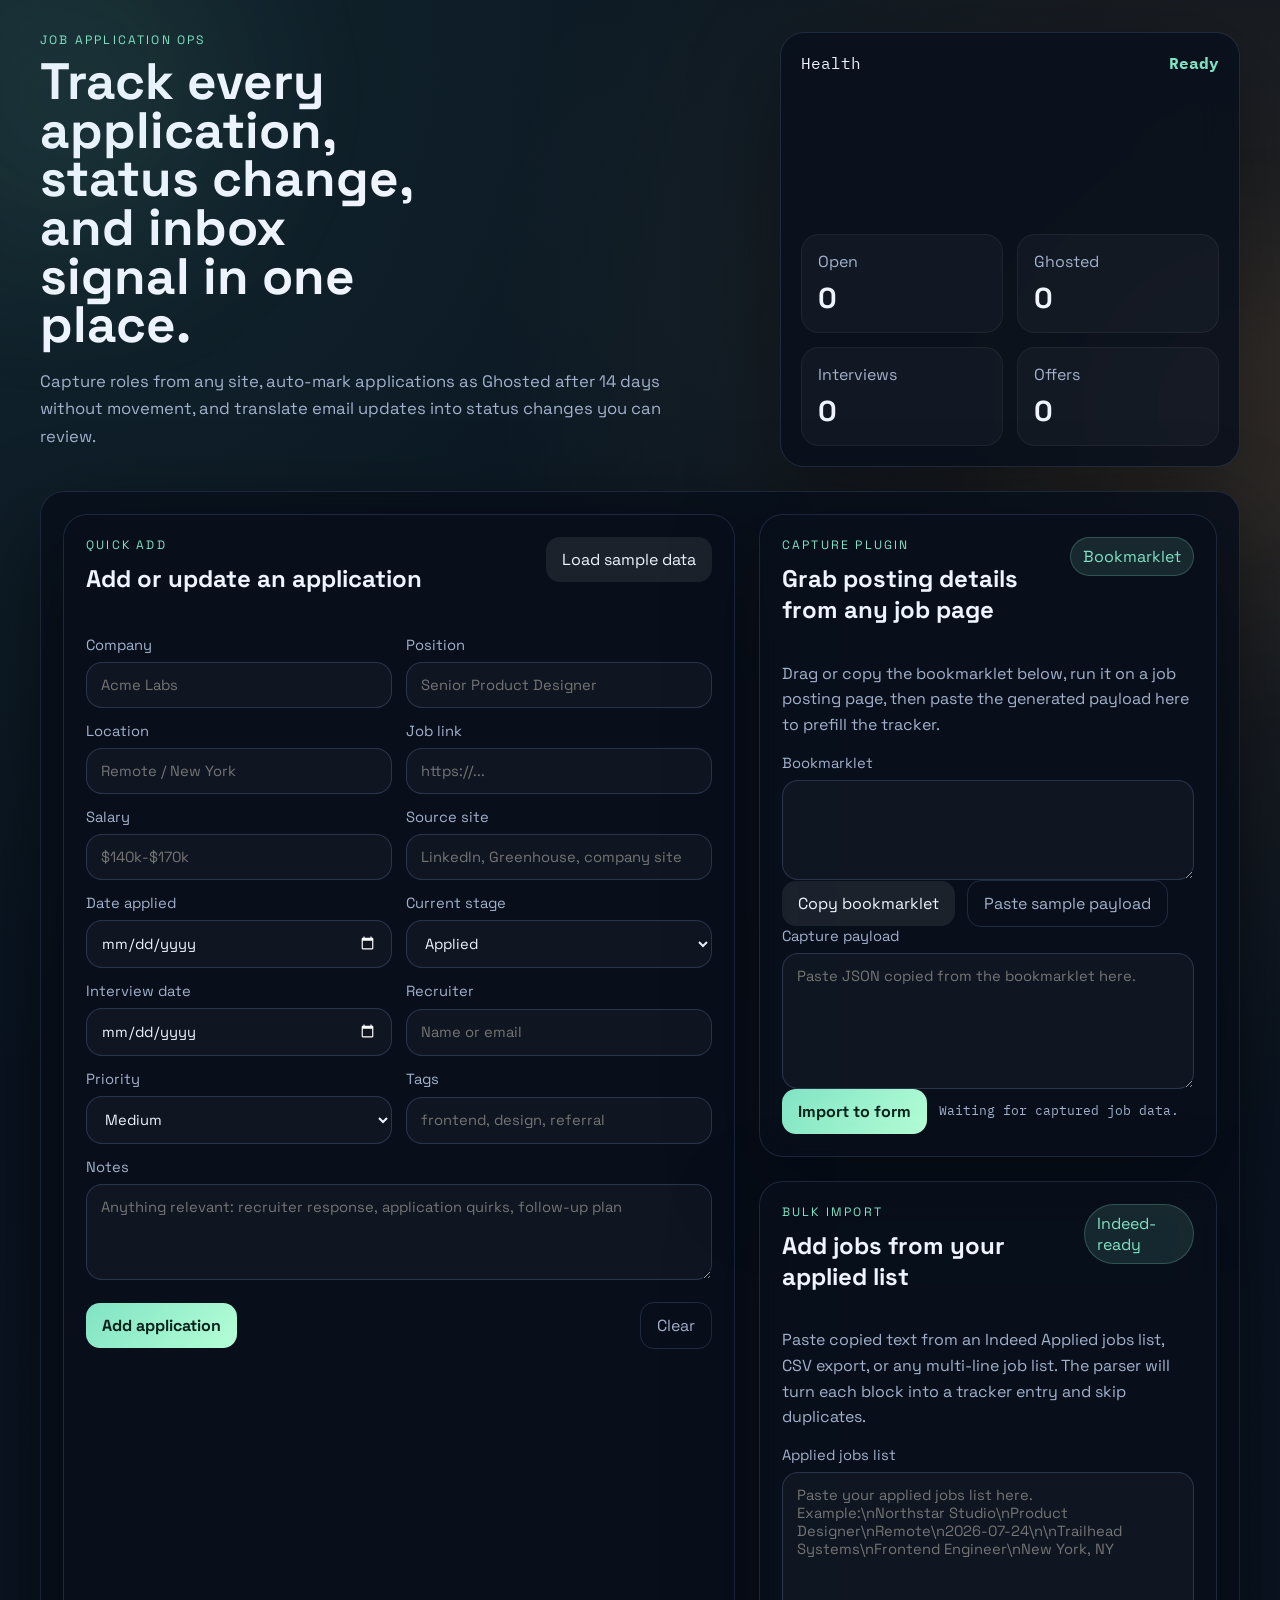
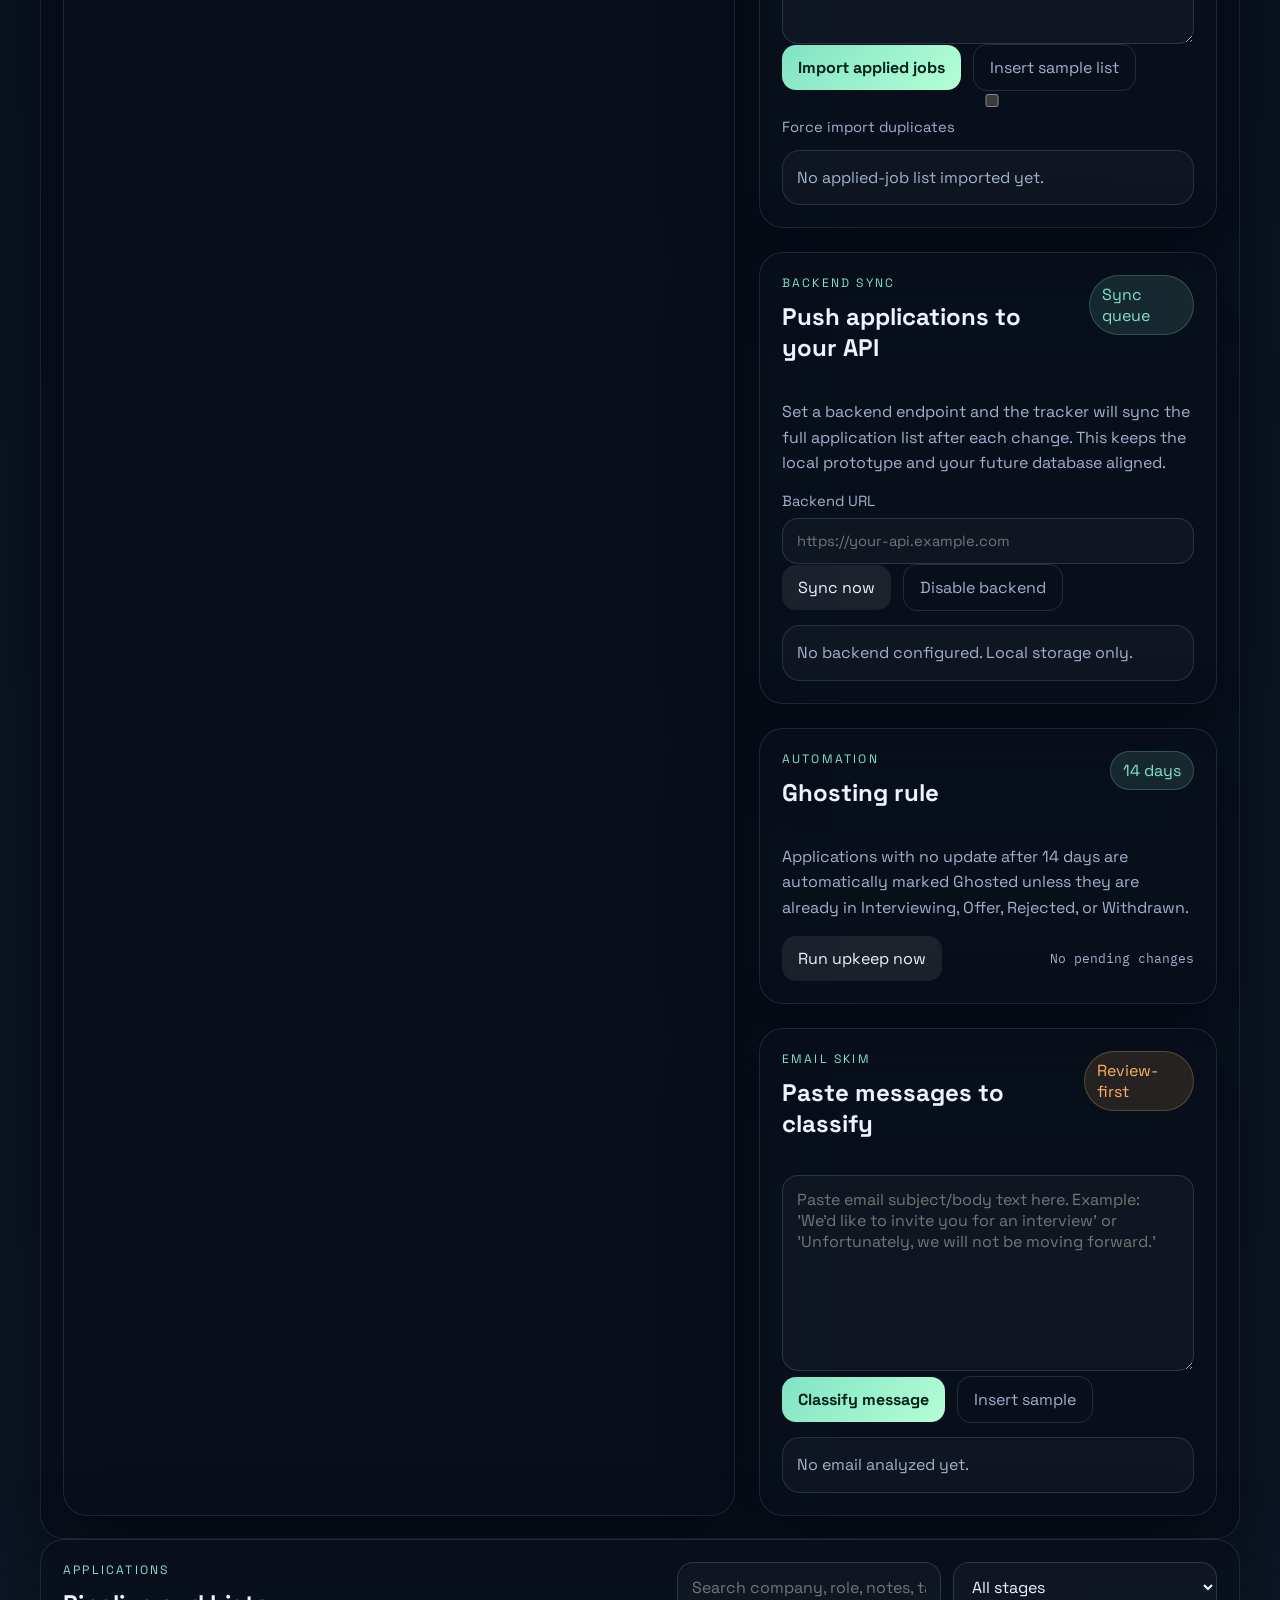
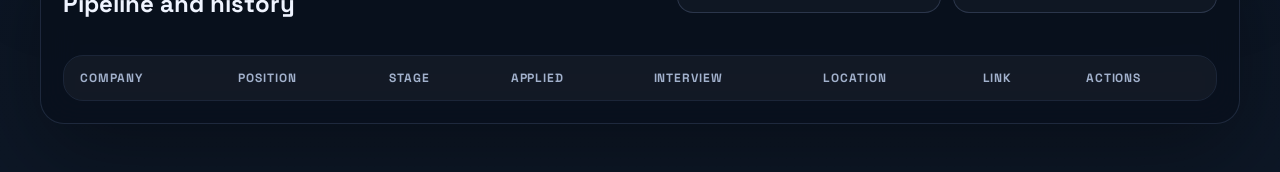
<file: index.html>
<!doctype html>
<html lang="en">
  <head>
    <meta charset="UTF-8" />
    <meta name="viewport" content="width=device-width, initial-scale=1.0" />
    <title>Job Tracker</title>
    <link rel="preconnect" href="https://fonts.googleapis.com" />
    <link rel="preconnect" href="https://fonts.gstatic.com" crossorigin />
    <link href="https://fonts.googleapis.com/css2?family=Space+Grotesk:wght@400;500;600;700&family=IBM+Plex+Mono:wght@400;500&display=swap" rel="stylesheet" />
    <link rel="stylesheet" href="styles.css" />
  </head>
  <body>
    <div class="backdrop backdrop-one"></div>
    <div class="backdrop backdrop-two"></div>
    <main class="shell">
      <header class="hero">
        <div>
          <p class="eyebrow">Job Application Ops</p>
          <h1>Track every application, status change, and inbox signal in one place.</h1>
          <p class="lede">
            Capture roles from any site, auto-mark applications as Ghosted after 14 days without movement, and translate email updates into status changes you can review.
          </p>
        </div>
        <div class="hero-card">
          <div class="hero-card-top">
            <span>Health</span>
            <strong id="lastSyncLabel">Ready</strong>
          </div>
          <div class="hero-card-grid">
            <div>
              <span>Open</span>
              <strong id="openCount">0</strong>
            </div>
            <div>
              <span>Ghosted</span>
              <strong id="ghostedCount">0</strong>
            </div>
            <div>
              <span>Interviews</span>
              <strong id="interviewCount">0</strong>
            </div>
            <div>
              <span>Offers</span>
              <strong id="offerCount">0</strong>
            </div>
          </div>
        </div>
      </header>

      <section class="panel grid-two">
        <form id="applicationForm" class="card form-card">
          <div class="card-heading">
            <div>
              <p class="section-kicker">Quick add</p>
              <h2>Add or update an application</h2>
            </div>
            <button type="button" id="seedButton" class="secondary">Load sample data</button>
          </div>

          <div class="form-grid">
            <label>
              Company
              <input name="company" required placeholder="Acme Labs" />
            </label>
            <label>
              Position
              <input name="position" required placeholder="Senior Product Designer" />
            </label>
            <label>
              Location
              <input name="location" placeholder="Remote / New York" />
            </label>
            <label>
              Job link
              <input name="link" type="url" placeholder="https://..." />
            </label>
            <label>
              Salary
              <input name="salary" placeholder="$140k-$170k" />
            </label>
            <label>
              Source site
              <input name="sourceSite" placeholder="LinkedIn, Greenhouse, company site" />
            </label>
            <label>
              Date applied
              <input name="dateApplied" type="date" required />
            </label>
            <label>
              Current stage
              <select name="stage">
                <option>Applied</option>
                <option>Screening</option>
                <option>Interviewing</option>
                <option>Offer</option>
                <option>Rejected</option>
                <option>Ghosted</option>
                <option>Withdrawn</option>
              </select>
            </label>
            <label>
              Interview date
              <input name="interviewDate" type="date" />
            </label>
            <label>
              Recruiter
              <input name="recruiter" placeholder="Name or email" />
            </label>
            <label>
              Priority
              <select name="priority">
                <option>High</option>
                <option selected>Medium</option>
                <option>Low</option>
              </select>
            </label>
            <label>
              Tags
              <input name="tags" placeholder="frontend, design, referral" />
            </label>
            <label class="wide">
              Notes
              <textarea name="notes" rows="3" placeholder="Anything relevant: recruiter response, application quirks, follow-up plan"></textarea>
            </label>
          </div>

          <div class="form-actions">
            <button type="submit" class="primary" id="submitButton">Add application</button>
            <button type="button" id="resetButton" class="ghost">Clear</button>
          </div>
        </form>

        <aside class="stack">
          <section class="card">
            <div class="card-heading compact">
              <div>
                <p class="section-kicker">Capture plugin</p>
                <h2>Grab posting details from any job page</h2>
              </div>
              <span class="pill">Bookmarklet</span>
            </div>
            <p class="text-muted">
              Drag or copy the bookmarklet below, run it on a job posting page, then paste the generated payload here to prefill the tracker.
            </p>
            <label>
              Bookmarklet
              <textarea id="bookmarkletOutput" rows="4" readonly></textarea>
            </label>
            <div class="form-actions tight">
              <button type="button" id="copyBookmarkletButton" class="secondary">Copy bookmarklet</button>
              <button type="button" id="fillFromPayloadButton" class="ghost">Paste sample payload</button>
            </div>
            <label>
              Capture payload
              <textarea id="captureInput" rows="6" placeholder="Paste JSON copied from the bookmarklet here."></textarea>
            </label>
            <div class="form-actions tight">
              <button type="button" id="importCaptureButton" class="primary">Import to form</button>
              <span id="captureResult" class="status-text">Waiting for captured job data.</span>
            </div>
          </section>

          <section class="card">
            <div class="card-heading compact">
              <div>
                <p class="section-kicker">Bulk import</p>
                <h2>Add jobs from your applied list</h2>
              </div>
              <span class="pill">Indeed-ready</span>
            </div>
            <p class="text-muted">
              Paste copied text from an Indeed Applied jobs list, CSV export, or any multi-line job list. The parser will turn each block into a tracker entry and skip duplicates.
            </p>
            <label>
              Applied jobs list
              <textarea id="bulkImportInput" rows="8" placeholder="Paste your applied jobs list here. Example:\nNorthstar Studio\nProduct Designer\nRemote\n2026-07-24\n\nTrailhead Systems\nFrontend Engineer\nNew York, NY"></textarea>
            </label>
            <div class="form-actions tight">
              <button type="button" id="bulkImportButton" class="primary">Import applied jobs</button>
              <button type="button" id="bulkImportSampleButton" class="ghost">Insert sample list</button>
            </div>
            <label class="small-option">
              <input type="checkbox" id="forceImportDuplicates" /> Force import duplicates
            </label>
            <div id="bulkImportResult" class="insight-box">No applied-job list imported yet.</div>
          </section>

          <section class="card">
            <div class="card-heading compact">
              <div>
                <p class="section-kicker">Backend sync</p>
                <h2>Push applications to your API</h2>
              </div>
              <span class="pill">Sync queue</span>
            </div>
            <p class="text-muted">
              Set a backend endpoint and the tracker will sync the full application list after each change. This keeps the local prototype and your future database aligned.
            </p>
            <label>
              Backend URL
              <input id="backendUrlInput" type="url" placeholder="https://your-api.example.com" />
            </label>
            <div class="form-actions tight">
              <button type="button" id="syncNowButton" class="secondary">Sync now</button>
              <button type="button" id="clearBackendButton" class="ghost">Disable backend</button>
            </div>
            <div id="backendStatus" class="insight-box">No backend configured. Local storage only.</div>
          </section>

          <section class="card">
            <div class="card-heading compact">
              <div>
                <p class="section-kicker">Automation</p>
                <h2>Ghosting rule</h2>
              </div>
              <span class="pill">14 days</span>
            </div>
            <p class="text-muted">Applications with no update after 14 days are automatically marked Ghosted unless they are already in Interviewing, Offer, Rejected, or Withdrawn.</p>
            <div class="inline-row">
              <button type="button" id="runGhostingButton" class="secondary">Run upkeep now</button>
              <span id="ghostingResult" class="status-text">No pending changes</span>
            </div>
          </section>

          <section class="card">
            <div class="card-heading compact">
              <div>
                <p class="section-kicker">Email skim</p>
                <h2>Paste messages to classify</h2>
              </div>
              <span class="pill warm">Review-first</span>
            </div>
            <textarea id="emailInput" rows="8" placeholder="Paste email subject/body text here. Example: 'We'd like to invite you for an interview' or 'Unfortunately, we will not be moving forward.'"></textarea>
            <div class="form-actions tight">
              <button type="button" id="classifyEmailButton" class="primary">Classify message</button>
              <button type="button" id="sampleEmailButton" class="ghost">Insert sample</button>
            </div>
            <div id="emailResult" class="insight-box">No email analyzed yet.</div>
          </section>
        </aside>
      </section>

      <section class="panel card">
        <div class="card-heading compact wrap">
          <div>
            <p class="section-kicker">Applications</p>
            <h2>Pipeline and history</h2>
          </div>
          <div class="filters">
            <input id="searchInput" placeholder="Search company, role, notes, tags" />
            <select id="stageFilter">
              <option value="All">All stages</option>
              <option>Applied</option>
              <option>Screening</option>
              <option>Interviewing</option>
              <option>Offer</option>
              <option>Rejected</option>
              <option>Ghosted</option>
              <option>Withdrawn</option>
            </select>
          </div>
        </div>
        <div class="table-wrap">
          <table>
            <thead>
              <tr>
                <th>Company</th>
                <th>Position</th>
                <th>Stage</th>
                <th>Applied</th>
                <th>Interview</th>
                <th>Location</th>
                <th>Link</th>
                <th>Actions</th>
              </tr>
            </thead>
            <tbody id="applicationTable"></tbody>
          </table>
        </div>
      </section>
    </main>
    <script src="app.js"></script>
  </body>
</html>
</file>
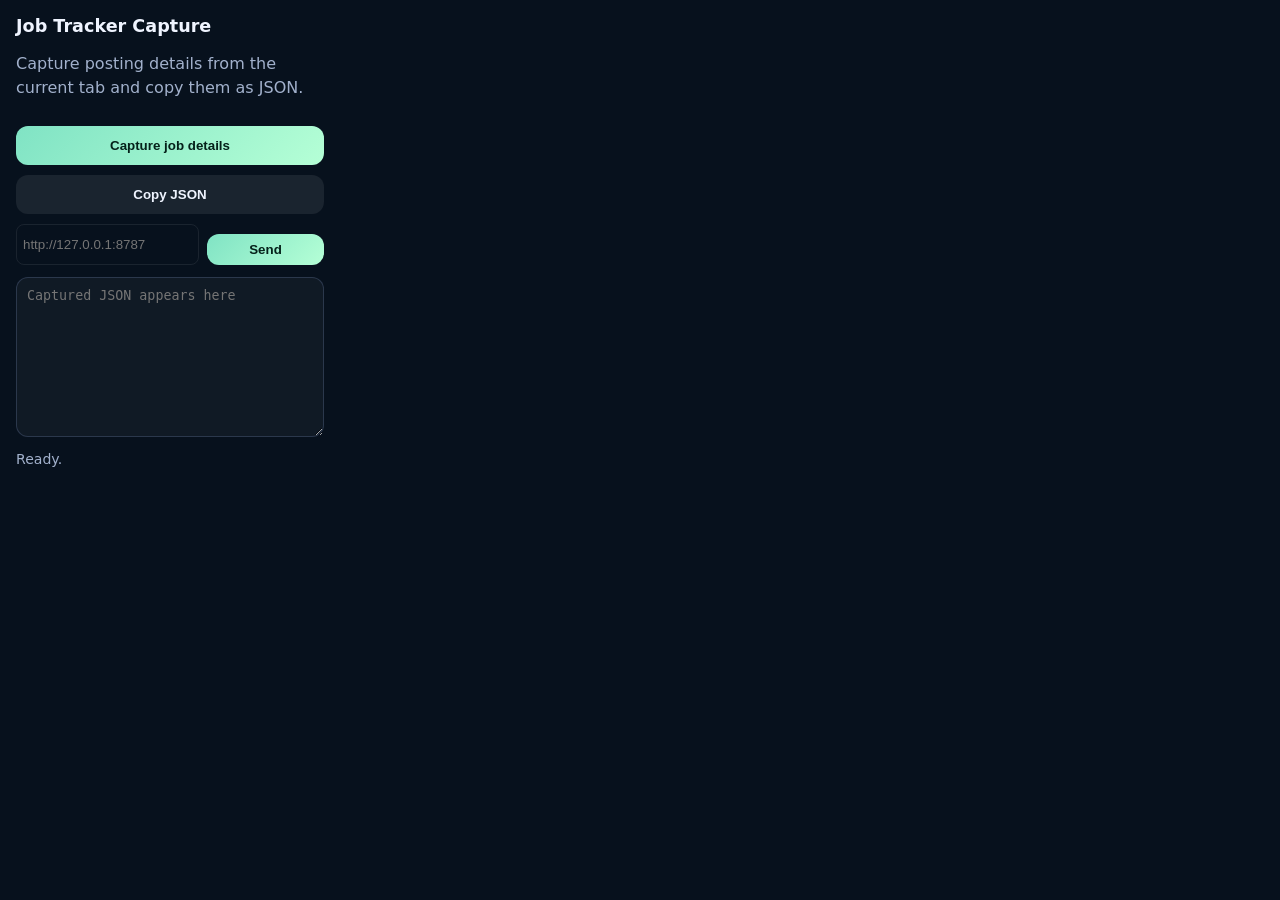
<file: browser-extension/popup.html>
<!doctype html>
<html lang="en">
  <head>
    <meta charset="UTF-8" />
    <meta name="viewport" content="width=device-width, initial-scale=1.0" />
    <title>Job Tracker Capture</title>
    <style>
      body {
        margin: 0;
        width: 340px;
        background: #07111d;
        color: #eff4ff;
        font-family: system-ui, sans-serif;
      }
      main {
        padding: 16px;
      }
      h1 {
        margin: 0 0 8px;
        font-size: 1.1rem;
      }
      p {
        color: #a2b1cc;
        line-height: 1.5;
      }
      button {
        width: 100%;
        border: 0;
        border-radius: 12px;
        padding: 12px 14px;
        font-weight: 700;
        cursor: pointer;
        margin-top: 10px;
      }
      .primary {
        background: linear-gradient(135deg, #80e3c4, #b5ffd6);
        color: #05211a;
      }
      .secondary {
        background: rgba(255, 255, 255, 0.08);
        color: #eff4ff;
      }
      textarea {
        width: 100%;
        min-height: 160px;
        margin-top: 12px;
        background: rgba(255, 255, 255, 0.04);
        color: #eff4ff;
        border: 1px solid rgba(165, 191, 255, 0.18);
        border-radius: 12px;
        padding: 10px;
        box-sizing: border-box;
      }
      .status {
        margin-top: 10px;
        color: #a2b1cc;
        font-size: 0.88rem;
      }
    </style>
  </head>
  <body>
    <main>
      <h1>Job Tracker Capture</h1>
      <p>Capture posting details from the current tab and copy them as JSON.</p>
      <button id="captureButton" class="primary">Capture job details</button>
      <button id="copyButton" class="secondary">Copy JSON</button>
      <div style="margin-top:10px; display:flex; gap:8px;">
        <input id="popupBackendUrl" placeholder="http://127.0.0.1:8787" style="flex:1; padding:6px; border-radius:8px; border:1px solid rgba(255,255,255,0.08); background:transparent; color:inherit;" />
        <button id="sendButton" class="primary" style="padding:8px 10px;">Send</button>
      </div>
      <textarea id="output" placeholder="Captured JSON appears here"></textarea>
      <div id="status" class="status">Ready.</div>
    </main>
    <script src="popup.js"></script>
  </body>
</html>
</file>
<file: styles.css>
:root {
  color-scheme: dark;
  --bg: #07111d;
  --bg2: #0d1726;
  --card: rgba(9, 16, 28, 0.84);
  --card-border: rgba(165, 191, 255, 0.14);
  --text: #eff4ff;
  --muted: #a2b1cc;
  --accent: #80e3c4;
  --accent-2: #ffb15f;
  --danger: #ff7f7f;
  --good: #7ef2b2;
  --shadow: 0 28px 90px rgba(0, 0, 0, 0.35);
  --radius: 24px;
}

* {
  box-sizing: border-box;
}

html,
body {
  margin: 0;
  min-height: 100%;
  background:
    radial-gradient(circle at top left, rgba(128, 227, 196, 0.1), transparent 30%),
    radial-gradient(circle at right 10%, rgba(255, 177, 95, 0.12), transparent 24%),
    linear-gradient(180deg, var(--bg), var(--bg2));
  color: var(--text);
  font-family: "Space Grotesk", system-ui, sans-serif;
}

body {
  overflow-x: hidden;
}

button,
input,
select,
textarea {
  font: inherit;
}

button {
  cursor: pointer;
  border: 0;
}

.backdrop {
  position: fixed;
  inset: auto;
  border-radius: 999px;
  filter: blur(90px);
  pointer-events: none;
  opacity: 0.45;
}

.backdrop-one {
  width: 22rem;
  height: 22rem;
  background: rgba(128, 227, 196, 0.18);
  left: -7rem;
  top: -5rem;
}

.backdrop-two {
  width: 24rem;
  height: 24rem;
  background: rgba(255, 177, 95, 0.14);
  right: -8rem;
  top: 16rem;
}

.shell {
  width: min(1200px, calc(100vw - 32px));
  margin: 0 auto;
  padding: 32px 0 48px;
}

.hero {
  display: grid;
  grid-template-columns: minmax(0, 1.4fr) minmax(320px, 0.9fr);
  gap: 24px;
  align-items: stretch;
  margin-bottom: 24px;
}

.eyebrow,
.section-kicker {
  margin: 0 0 10px;
  text-transform: uppercase;
  letter-spacing: 0.18em;
  color: var(--accent);
  font-size: 0.76rem;
}

h1,
h2,
p {
  margin-top: 0;
}

h1 {
  font-size: clamp(2.4rem, 4vw, 4.4rem);
  line-height: 0.95;
  margin-bottom: 18px;
  max-width: 12ch;
}

.lede {
  color: var(--muted);
  font-size: 1.04rem;
  line-height: 1.65;
  max-width: 60ch;
}

.panel,
.card,
.hero-card {
  background: var(--card);
  border: 1px solid var(--card-border);
  box-shadow: var(--shadow);
  backdrop-filter: blur(18px);
}

.panel,
.card,
.hero-card {
  border-radius: var(--radius);
}

.hero-card {
  padding: 20px;
  display: flex;
  flex-direction: column;
  justify-content: space-between;
}

.hero-card-top,
.card-heading,
.form-actions,
.inline-row {
  display: flex;
  justify-content: space-between;
  gap: 12px;
  align-items: center;
}

.hero-card-top span,
.hero-card-top strong {
  font-family: "IBM Plex Mono", monospace;
}

.hero-card-top strong {
  color: var(--accent);
}

.hero-card-grid {
  display: grid;
  grid-template-columns: repeat(2, minmax(0, 1fr));
  gap: 14px;
  margin-top: 22px;
}

.hero-card-grid div {
  padding: 16px;
  border-radius: 18px;
  background: rgba(255, 255, 255, 0.03);
  border: 1px solid rgba(255, 255, 255, 0.05);
}

.hero-card-grid span,
.hero-card-grid strong {
  display: block;
}

.hero-card-grid span {
  color: var(--muted);
  margin-bottom: 8px;
}

.hero-card-grid strong {
  font-size: 1.8rem;
}

.grid-two {
  display: grid;
  grid-template-columns: minmax(0, 1.1fr) minmax(300px, 0.75fr);
  gap: 24px;
}

.card,
.panel {
  padding: 22px;
}

.stack {
  display: grid;
  gap: 24px;
}

.form-grid {
  display: grid;
  grid-template-columns: repeat(2, minmax(0, 1fr));
  gap: 14px;
  margin: 22px 0;
}

label {
  display: grid;
  gap: 8px;
  color: var(--muted);
  font-size: 0.92rem;
}

label.wide {
  grid-column: 1 / -1;
}

input,
select,
textarea {
  width: 100%;
  background: rgba(255, 255, 255, 0.03);
  border: 1px solid rgba(165, 191, 255, 0.18);
  border-radius: 16px;
  padding: 13px 14px;
  color: var(--text);
  outline: none;
}

textarea {
  resize: vertical;
  min-height: 96px;
}

input:focus,
select:focus,
textarea:focus {
  border-color: rgba(128, 227, 196, 0.8);
  box-shadow: 0 0 0 4px rgba(128, 227, 196, 0.12);
}

.primary,
.secondary,
.ghost {
  border-radius: 14px;
  padding: 12px 16px;
  transition: transform 0.18s ease, opacity 0.18s ease, background 0.18s ease;
}

.primary {
  background: linear-gradient(135deg, var(--accent), #b5ffd6);
  color: #05211a;
  font-weight: 700;
}

.secondary {
  background: rgba(255, 255, 255, 0.08);
  color: var(--text);
}

.ghost {
  background: transparent;
  color: var(--muted);
  border: 1px solid rgba(165, 191, 255, 0.16);
}

.primary:hover,
.secondary:hover,
.ghost:hover {
  transform: translateY(-1px);
}

.form-actions.tight {
  justify-content: flex-start;
}

.card-heading {
  align-items: start;
  margin-bottom: 8px;
}

.card-heading.compact {
  margin-bottom: 16px;
}

.card-heading.wrap {
  flex-wrap: wrap;
}

.pill {
  display: inline-flex;
  align-items: center;
  justify-content: center;
  padding: 8px 12px;
  border-radius: 999px;
  background: rgba(128, 227, 196, 0.12);
  color: var(--accent);
  border: 1px solid rgba(128, 227, 196, 0.24);
}

.pill.warm {
  background: rgba(255, 177, 95, 0.12);
  border-color: rgba(255, 177, 95, 0.25);
  color: var(--accent-2);
}

.text-muted,
.status-text {
  color: var(--muted);
  line-height: 1.6;
}

.status-text {
  font-family: "IBM Plex Mono", monospace;
  font-size: 0.84rem;
}

.insight-box {
  margin-top: 14px;
  border-radius: 18px;
  border: 1px solid rgba(165, 191, 255, 0.16);
  background: rgba(255, 255, 255, 0.03);
  padding: 14px;
  color: var(--muted);
  line-height: 1.6;
}

.inline-row {
  margin-top: 16px;
  flex-wrap: wrap;
}

.filters {
  display: flex;
  gap: 12px;
  flex-wrap: wrap;
  width: min(100%, 540px);
}

.filters input,
.filters select {
  min-width: 210px;
  flex: 1;
}

.table-wrap {
  overflow: auto;
  border-radius: 20px;
  border: 1px solid rgba(165, 191, 255, 0.12);
}

table {
  width: 100%;
  border-collapse: collapse;
  min-width: 1080px;
}

thead th {
  text-align: left;
  font-size: 0.75rem;
  text-transform: uppercase;
  letter-spacing: 0.08em;
  color: var(--muted);
  background: rgba(255, 255, 255, 0.04);
  padding: 14px 16px;
}

tbody td {
  padding: 14px 16px;
  border-top: 1px solid rgba(165, 191, 255, 0.08);
  vertical-align: top;
}

tbody tr:hover {
  background: rgba(255, 255, 255, 0.03);
}

.table-stage {
  font-weight: 700;
}

.stage-applied {
  color: var(--muted);
}

.stage-screening,
.stage-interviewing {
  color: var(--accent);
}

.stage-offer {
  color: var(--accent-2);
}

.stage-rejected,
.stage-ghosted,
.stage-withdrawn {
  color: var(--danger);
}

.row-actions {
  display: flex;
  flex-wrap: wrap;
  gap: 8px;
}

.row-actions button,
.row-actions a {
  font-size: 0.82rem;
  padding: 8px 10px;
  border-radius: 12px;
  text-decoration: none;
}

.row-actions a {
  color: var(--text);
  border: 1px solid rgba(128, 227, 196, 0.24);
  background: rgba(128, 227, 196, 0.08);
}

.danger {
  border: 1px solid rgba(255, 127, 127, 0.2);
  background: rgba(255, 127, 127, 0.08);
  color: #ffc9c9;
}

.small-note {
  color: var(--muted);
  font-family: "IBM Plex Mono", monospace;
  font-size: 0.78rem;
}

@media (max-width: 980px) {
  .hero,
  .grid-two {
    grid-template-columns: 1fr;
  }

  .form-grid {
    grid-template-columns: 1fr;
  }

  .filters {
    width: 100%;
  }
}

@media (max-width: 640px) {
  .shell {
    width: min(100vw - 18px, 1200px);
    padding-top: 18px;
  }

  .card,
  .panel,
  .hero-card {
    padding: 16px;
    border-radius: 20px;
  }

  h1 {
    max-width: 100%;
  }

  .hero-card-grid {
    grid-template-columns: 1fr 1fr;
  }

  .hero-card-grid strong {
    font-size: 1.4rem;
  }
}
</file>
